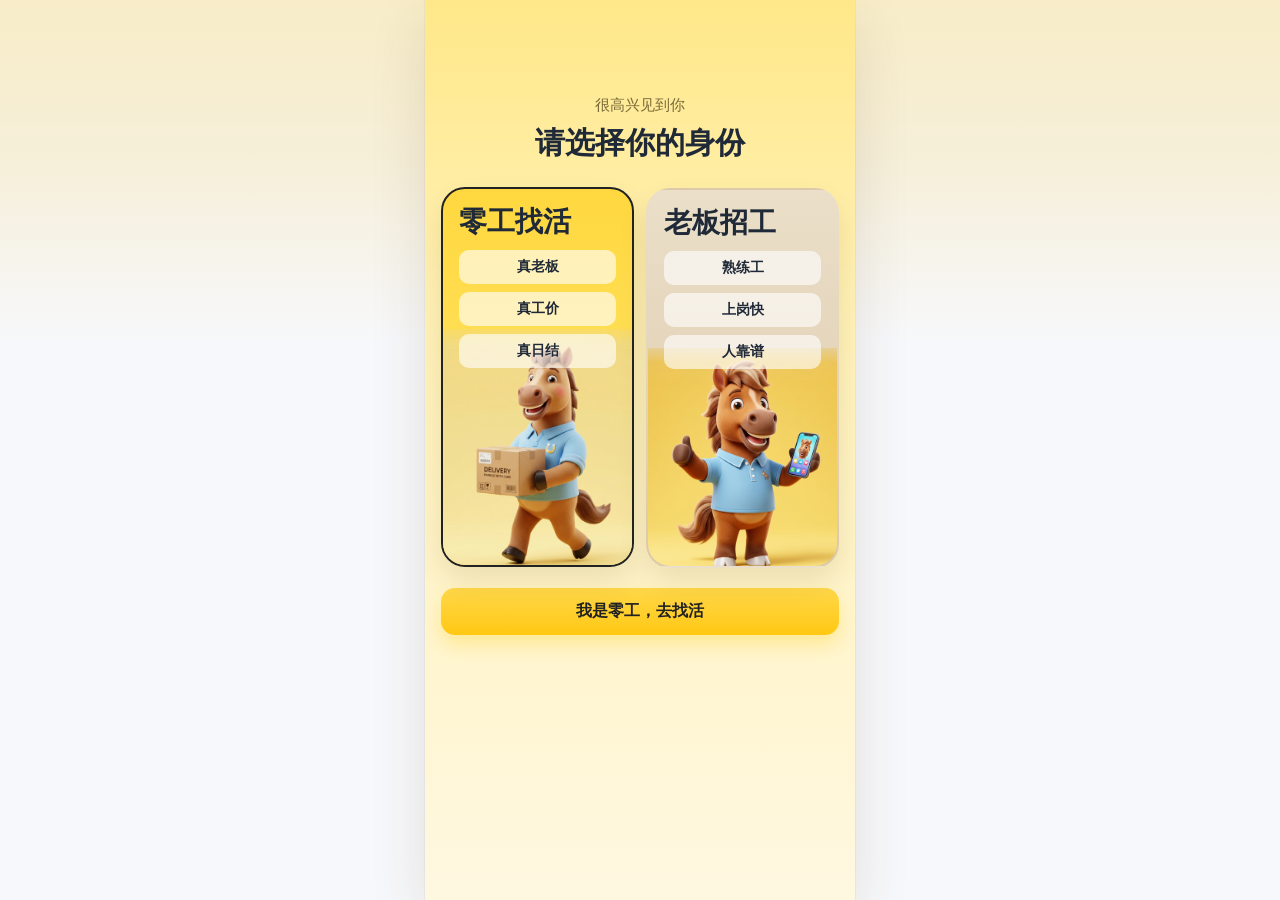
<file: index.html>
<!doctype html>
<html lang="zh-CN">
<head>
  <meta charset="UTF-8" />
  <meta name="viewport" content="width=device-width, initial-scale=1.0, viewport-fit=cover" />
  <title>快马日结 - Web 静态版</title>
  <link rel="stylesheet" href="./styles.css" />
</head>
<body>
<div class="app">
  <!-- 角色选择 -->
  <section id="landing" class="page landing active">
    <div class="header">
      <span class="subtitle">很高兴见到你</span>
      <div class="title">请选择你的身份</div>
    </div>
    <div class="cards">
      <div id="cardWorker" class="card worker-bg active" onclick="selectRole('worker')">
        <h3>零工找活</h3>
        <span class="tag">真老板</span><span class="tag">真工价</span><span class="tag">真日结</span>
        <img class="card-figure worker-figure" src="./static/images/worker.png" alt="worker" />
      </div>
      <div id="cardBoss" class="card boss-bg" onclick="selectRole('boss')">
        <h3>老板招工</h3>
        <span class="tag">熟练工</span><span class="tag">上岗快</span><span class="tag">人靠谱</span>
        <img class="card-figure boss-figure" src="./static/images/boss.png" alt="boss" />
      </div>
    </div>
    <div style="margin-top:20px"><button id="enterBtn" class="btn" onclick="enterRole()">我是零工，去找活</button></div>
  </section>

  <!-- 零工-首页 -->
  <section id="worker" class="page">
    <div class="hero worker">
      <div class="hero-top">
        <div>
          <span class="brand">快马日结</span>
          <h1>找日结 · 上快马</h1>
          <p>真老板 / 真工价 / 真日结</p>
        </div>
        <img class="hero-img" src="./static/images/worker_avatar.png" alt="avatar">
      </div>
      <div class="hero-meta">
        <span class="hero-badge">新人补贴 18 元</span>
        <span class="hero-badge">最快 3 分钟接单</span>
      </div>
      <div class="hero-toolbar">
        <div class="hero-search">🔍 搜索日结岗位 / 附近急招</div>
        <div class="hero-locate">📍 重庆</div>
      </div>
    </div>
    <div class="panel quick-panel">
      <div class="quick-row">
        <div class="quick-pill active">全部岗位</div>
        <div class="quick-pill">附近急招</div>
        <div class="quick-pill">夜班日结</div>
        <div class="quick-pill">包餐包住</div>
      </div>
      <div class="income-banner">
        <div>
          <div class="muted">本周预估收入</div>
          <div class="income-value">¥ 886</div>
        </div>
        <div class="income-side">已上岗 4 天<br><span class="muted">继续冲刺补贴</span></div>
      </div>
    </div>
    <div class="panel">
      <div class="section-title">新人引导</div>
      <div class="grid2">
        <div class="item"><b>接单课堂</b><div class="muted">3 分钟看懂接单流程</div></div>
        <div class="item"><b>补贴活动</b><div class="muted">新人首单奖励 18 元</div></div>
        <div class="item"><b>规则大全</b><div class="muted">零工百宝箱</div></div>
        <div class="item"><b>附近岗位</b><div class="muted">义学路 32 号</div></div>
      </div>
    </div>
    <div class="panel notice-panel">
      <div class="notice-head"><span class="notice-dot"></span><span class="section-title" style="margin:0">平台公告</span></div>
      <div class="muted">谢*超多次私加微信飞单，永久封号；报名后请在 10 分钟内确认接单。</div>
    </div>
    <div class="panel">
      <div class="section-title">推荐岗位</div>
      <div class="featured-job">
        <div class="featured-top"><span class="pill">平台热推</span><span class="featured-distance">两江新区 · 今日 19:00-08:00</span></div>
        <div class="featured-title">快递小件搬运装卸工 + 小件扫描</div>
        <div class="featured-tags"><span class="job-tag">可日结</span><span class="job-tag">夜班</span><span class="job-tag">报满即停</span></div>
        <div class="featured-bottom"><div><span class="price">210</span> <span class="muted">元/天</span></div><button class="grab">立即抢单</button></div>
        <div class="featured-meta"><span>⚡ 10 分钟内确认</span><span>🛡 平台保障</span><span>🚌 附近通勤</span></div>
      </div>
      <div class="job" style="margin-top:14px">
        <div class="job-top"><span>今天 20:00-08:00</span><span>空港 · 5.1km</span></div>
        <div class="job-title">分拣扫描 + 小件集包</div>
        <div class="job-tags"><span class="job-tag">夜班</span><span class="job-tag">可日结</span><span class="job-tag">18-48岁</span></div>
        <div class="job-bottom"><div><span class="price">220</span> <span class="muted">元/天</span></div><button class="grab">抢新单</button></div>
      </div>
      <div class="job">
        <div class="job-top"><span>明天 08:00-18:00</span><span>礼嘉 · 3.2km</span></div>
        <div class="job-title">电商打包 + 贴单复核</div>
        <div class="job-tags"><span class="job-tag">白班</span><span class="job-tag">轻松岗</span><span class="job-tag">包餐</span></div>
        <div class="job-bottom"><div><span class="price">230</span> <span class="muted">元/天</span></div><button class="grab">抢新单</button></div>
      </div>
    </div>
    <div class="panel service-panel">
      <div class="section-title">常用服务</div>
      <div class="service-grid">
        <div class="service-item"><div class="service-icon">💰</div><b>收益中心</b><div class="muted">累计补贴 86 元</div></div>
        <div class="service-item"><div class="service-icon">🎁</div><b>邀工友返现</b><div class="muted">邀请成功最高得 66 元</div></div>
        <div class="service-item"><div class="service-icon">📘</div><b>常见问题</b><div class="muted">迟到、取消、申诉说明</div></div>
        <div class="service-item"><div class="service-icon">📢</div><b>违规公示</b><div class="muted">保障平台公平</div></div>
      </div>
    </div>
    <div class="tabs-bottom"><div class="tabs-inner">
      <div class="tab active">首页</div><div class="tab" onclick="show('workerOrder')">订单</div><div class="tab" onclick="show('workerMsg')">消息</div><div class="tab" onclick="show('workerMine')">我的</div>
    </div></div>
  </section>

  <!-- 零工-订单 -->
  <section id="workerOrder" class="page">
    <div class="sub-hero worker-sub">
      <div class="top-actions"><div class="back" onclick="show('worker')">← 返回首页</div><span class="pill">零工订单</span></div>
      <div class="sub-hero-title">我的订单</div>
      <div class="sub-hero-desc">待确认 1 单 · 进行中 1 单 · 已完成 1 单</div>
      <div class="mini-stats">
        <div class="mini-stat"><b>3</b><span>本周接单</span></div>
        <div class="mini-stat"><b>660</b><span>本周预估收入</span></div>
        <div class="mini-stat"><b>100</b><span>信用分</span></div>
      </div>
    </div>
    <div class="panel">
      <div class="chips">
        <div class="chip active">全部</div><div class="chip">待确认</div><div class="chip">进行中</div><div class="chip">已完成</div><div class="chip">已取消</div>
      </div>
      <div class="panel" style="margin:12px 0 0;padding:10px 12px;background:#fff9db;box-shadow:none">
        <div class="muted" style="color:#8a6a00">报名后请在 10 分钟内确认接单，迟到 / 爽约会影响信用分。</div>
      </div>
      <div class="job">
        <div class="job-top"><span>今天 19:00-08:00</span><span>王家街道 · 6.4km</span></div>
        <div class="job-title">快递小件搬运装卸工 + 小件扫描</div>
        <div class="job-tags"><span class="job-tag">待确认</span><span class="job-tag">12小时</span><span class="job-tag">男</span><span class="job-tag">18-49岁</span></div>
        <div class="job-bottom"><div><span class="price">210</span> <span class="muted">元/天</span></div><button class="grab">确认接单</button></div>
      </div>
      <div class="job">
        <div class="job-top"><span>今天 20:00-08:00</span><span>空港 · 5.1km</span></div>
        <div class="job-title">分拣扫描 + 小件集包</div>
        <div class="job-tags"><span class="job-tag">进行中</span><span class="job-tag">夜班</span><span class="job-tag">可日结</span></div>
        <div class="job-bottom"><div><span class="price">220</span> <span class="muted">元/天</span></div><button class="grab">查看考勤</button></div>
      </div>
      <div class="job">
        <div class="job-top"><span>昨天 08:00-18:00</span><span>礼嘉街道 · 3.2km</span></div>
        <div class="job-title">仓储分拣 + 扫码复核</div>
        <div class="job-tags"><span class="job-tag">已完成</span><span class="job-tag">白班</span><span class="job-tag">18-45岁</span></div>
        <div class="job-bottom"><div><span class="price">230</span> <span class="muted">元/天</span></div><button class="grab">查看详情</button></div>
      </div>
    </div>
    <div class="tabs-bottom"><div class="tabs-inner">
      <div class="tab" onclick="show('worker')">首页</div><div class="tab active">订单</div><div class="tab" onclick="show('workerMsg')">消息</div><div class="tab" onclick="show('workerMine')">我的</div>
    </div></div>
  </section>

  <!-- 零工-消息 -->
  <section id="workerMsg" class="page">
    <div class="sub-hero worker-sub">
      <div class="top-actions"><div class="back" onclick="show('worker')">← 返回首页</div><span class="pill">消息</span></div>
      <div class="sub-hero-title">消息中心</div>
      <div class="sub-hero-desc">1 条待确认订单 · 1 条活动提醒 · 客服在线</div>
    </div>
    <div class="panel">
      <div class="msg unread"><div class="icon orange">🔔</div><div class="msg-body"><div class="msg-head"><b>系统通知</b><span>刚刚</span></div><div class="muted">报名后请在10分钟内确认接单</div></div><i class="msg-dot"></i></div>
      <div class="msg unread"><div class="icon blue">📄</div><div class="msg-body"><div class="msg-head"><b>订单提醒</b><span>3分钟前</span></div><div class="muted">你有 1 条待确认订单</div></div><i class="msg-dot"></i></div>
      <div class="msg"><div class="icon green">💬</div><div class="msg-body"><div class="msg-head"><b>平台客服</b><span>10:26</span></div><div class="muted">有问题随时联系人工客服</div></div></div>
      <div class="msg"><div class="icon orange">🎁</div><div class="msg-body"><div class="msg-head"><b>活动中心</b><span>昨天</span></div><div class="muted">连续上岗 3 天可领额外补贴 30 元</div></div></div>
    </div>
    <div class="tabs-bottom"><div class="tabs-inner">
      <div class="tab" onclick="show('worker')">首页</div><div class="tab" onclick="show('workerOrder')">订单</div><div class="tab active">消息</div><div class="tab" onclick="show('workerMine')">我的</div>
    </div></div>
  </section>

  <!-- 零工-我的 -->
  <section id="workerMine" class="page">
    <div class="sub-hero worker-sub">
      <div class="top-actions"><div class="back" onclick="show('worker')">← 返回首页</div><span class="pill">我的</span></div>
      <div class="profile-row">
        <div>
          <div class="sub-hero-title">用户9431 | 零工</div>
          <div class="sub-hero-desc">信用分 100 · 正常抢单</div>
        </div>
        <button class="grab light">我要招人</button>
      </div>
      <div class="mini-stats">
        <div class="mini-stat"><b>886</b><span>近 7 日收入</span></div>
        <div class="mini-stat"><b>4</b><span>连续上岗</span></div>
        <div class="mini-stat"><b>2</b><span>待领补贴</span></div>
      </div>
    </div>
    <div class="panel">
      <div class="stats">
        <div class="stat"><b>0</b><span class="muted">累计收入</span></div>
        <div class="stat"><b>0%</b><span class="muted">完单率</span></div>
        <div class="stat"><b>0%</b><span class="muted">取消率</span></div>
        <div class="stat"><b>0</b><span class="muted">徽章数</span></div>
      </div>
    </div>
    <div class="panel grid2">
      <div class="item"><b>我的钱包</b><div class="muted">余额 / 奖励金</div></div>
      <div class="item"><b>联系客服</b><div class="muted">7x12 在线</div></div>
      <div class="item"><b>接单课堂</b><div class="muted">提升收入</div></div>
      <div class="item"><b>实名认证</b><div class="muted">提升权益</div></div>
      <div class="item"><b>邀请有礼</b><div class="muted">邀请工友得返现</div></div>
      <div class="item"><b>信用申诉</b><div class="muted">异常扣分可申诉</div></div>
    </div>
    <div class="panel">
      <div class="section-title">平台服务</div>
      <div class="muted">客服电话 400-123-1234 · 工作时间 8:00-18:00</div>
    </div>
    <div class="tabs-bottom"><div class="tabs-inner">
      <div class="tab" onclick="show('worker')">首页</div><div class="tab" onclick="show('workerOrder')">订单</div><div class="tab" onclick="show('workerMsg')">消息</div><div class="tab active">我的</div>
    </div></div>
  </section>

  <!-- 老板-首页 -->
  <section id="boss" class="page">
    <div class="hero boss">
      <div class="hero-top">
        <div>
          <span class="brand">快马日结</span>
          <h1>招临时工</h1>
          <p>像叫网约车一样省心</p>
        </div>
        <img class="hero-img" src="./static/images/boss_hero.png" alt="boss">
      </div>
      <div class="hero-meta">
        <span class="hero-badge">首单减免招聘费</span>
        <span class="hero-badge">平台统一结算</span>
      </div>
      <div class="hero-toolbar">
        <div class="hero-search">🔍 搜索岗位模板 / 常用零工</div>
        <div class="hero-locate">📍 重庆</div>
      </div>
    </div>
    <div class="panel quick-panel">
      <div class="quick-row">
        <div class="quick-pill active">附近零工</div>
        <div class="quick-pill">急招夜班</div>
        <div class="quick-pill">熟手优先</div>
        <div class="quick-pill">批量招人</div>
      </div>
      <div class="income-banner boss-banner">
        <div>
          <div class="muted">今日可约零工</div>
          <div class="income-value">5615 人</div>
        </div>
        <div class="income-side">最快 3 分钟接单<br><span class="muted">像叫车一样招工</span></div>
      </div>
    </div>
    <div class="panel">
      <div class="muted">重庆有 5615 人找工作</div>
      <div style="margin:8px 0 14px;font-size:22px;font-weight:900">点击查看附近零工</div>
      <button class="btn">去发布招工</button>
      <div style="display:flex;gap:8px;margin-top:12px;flex-wrap:wrap"><span class="pill">首单免招聘费</span><span class="pill">最快 3 分钟接单</span><span class="pill">平台结算</span></div>
      <div class="featured-job boss-featured" style="margin-top:14px">
        <div class="featured-top"><span class="pill">转化最高</span><span class="featured-distance">夜班装卸 · 渝北仓</span></div>
        <div class="featured-title">12 人夜班装卸分拣，熟手优先，报满即止</div>
        <div class="featured-tags"><span class="job-tag">需求 12 人</span><span class="job-tag">已报名 8</span><span class="job-tag">待补 4 人</span></div>
        <div class="featured-bottom"><div><span class="price">1368</span> <span class="muted">元/单</span></div><button class="grab">继续招人</button></div>
        <div class="featured-meta"><span>⚡ 快速补人</span><span>🧾 平台结算</span><span>⭐ 优先曝光</span></div>
      </div>
    </div>
    <div class="panel">
      <div class="section-title">招工流程</div>
      <div class="grid2">
        <div class="item"><b>1 发布招工</b><div class="muted">填写班次、人数、报酬</div></div>
        <div class="item"><b>2 零工接单</b><div class="muted">平台智能推荐附近熟手</div></div>
        <div class="item"><b>3 到岗干活</b><div class="muted">排班透明，实时掌握出勤</div></div>
        <div class="item"><b>4 平台结算</b><div class="muted">减少扯皮，降低管理成本</div></div>
      </div>
    </div>
    <div class="panel service-panel">
      <div class="section-title">核心能力</div>
      <div class="service-grid">
        <div class="service-item"><div class="service-icon">⚡</div><b>到岗快</b><div class="muted">最快 3 分钟接单</div></div>
        <div class="service-item"><div class="service-icon">🧰</div><b>熟练工</b><div class="muted">多行业覆盖</div></div>
        <div class="service-item"><div class="service-icon">🛡️</div><b>人靠谱</b><div class="muted">实名 + 信用分</div></div>
        <div class="service-item"><div class="service-icon">💸</div><b>更省钱</b><div class="muted">成本更优</div></div>
      </div>
    </div>
    <div class="panel">
      <div class="section-title">同行评价</div>
      <div class="muted">“9 月份缺工试用了下，来的基本都是熟手，也不偷懒，以后会一直在这里招临时工。”</div>
      <div style="margin-top:8px;font-weight:700">李总 · 深圳某塑料制品厂</div>
    </div>
    <div class="panel">
      <div class="section-title">平台保障</div>
      <div class="grid2">
        <div class="item"><b>实名接单</b><div class="muted">降低用工风险，减少临时放鸽子</div></div>
        <div class="item"><b>平台结算</b><div class="muted">完工后统一结算，少扯皮</div></div>
        <div class="item"><b>在线客服</b><div class="muted">招工过程中随时协助处理问题</div></div>
        <div class="item"><b>招工建议</b><div class="muted">帮助优化岗位文案，提高接单率</div></div>
      </div>
    </div>
    <div class="panel notice-panel">
      <div class="notice-head"><span class="notice-dot"></span><span class="section-title" style="margin:0">招工提醒</span></div>
      <div class="muted">岗位标题写清楚班次、人数、报酬，通常能提升 20% 以上报名率。</div>
    </div>
    <div class="tabs-bottom"><div class="tabs-inner">
      <div class="tab active">首页</div><div class="tab" onclick="show('bossOrder')">日结订单</div><div class="tab" onclick="show('bossMsg')">消息</div><div class="tab" onclick="show('bossMine')">我的</div>
    </div></div>
  </section>

  <!-- 老板-订单 -->
  <section id="bossOrder" class="page">
    <div class="sub-hero boss-sub">
      <div class="top-actions"><div class="back" onclick="show('boss')">← 返回首页</div><span class="pill">招工订单</span></div>
      <div class="sub-hero-title">招工订单</div>
      <div class="sub-hero-desc">进行中 2 单 · 待结算 1 单 · 待开工 1 单</div>
      <div class="mini-stats">
        <div class="mini-stat"><b>28</b><span>累计报名</span></div>
        <div class="mini-stat"><b>11</b><span>今日到岗</span></div>
        <div class="mini-stat"><b>92%</b><span>履约率</span></div>
      </div>
    </div>
    <div class="panel">
      <div class="chips">
        <div class="chip active">全部</div><div class="chip">待开工</div><div class="chip">进行中</div><div class="chip">待结算</div><div class="chip">已完成</div>
      </div>
      <div class="panel" style="margin:12px 0 0;padding:10px 12px;background:#fff9db;box-shadow:none">
        <div class="muted" style="color:#8a6a00">请勿交换微信和手机号，零工完工后请及时确认并走平台结算。</div>
      </div>
      <div class="job">
        <div class="job-top"><span>今天 19:00-08:00</span><span>渝北 · 需求 12 人</span></div>
        <div class="job-title">装卸 + 分拣（夜班）</div>
        <div class="job-tags"><span class="job-tag">已报名 8</span><span class="job-tag">已到岗 5</span><span class="job-tag">待结算</span></div>
        <div class="job-bottom"><div><span class="price">1368</span> <span class="muted">元/单（6天）</span></div><button class="grab">排班管理</button></div>
      </div>
      <div class="job">
        <div class="job-top"><span>明天 09:00-18:00</span><span>北碚 · 需求 6 人</span></div>
        <div class="job-title">电商打包 + 贴单</div>
        <div class="job-tags"><span class="job-tag">已报名 4</span><span class="job-tag">待开工</span></div>
        <div class="job-bottom"><div><span class="price">220</span> <span class="muted">元/天</span></div><button class="grab">查看详情</button></div>
      </div>
      <div class="job">
        <div class="job-top"><span>后天 08:00-20:00</span><span>沙坪坝 · 需求 10 人</span></div>
        <div class="job-title">仓储理货 + 扫码出库</div>
        <div class="job-tags"><span class="job-tag">已报名 11</span><span class="job-tag">超招提醒</span><span class="job-tag">待筛选</span></div>
        <div class="job-bottom"><div><span class="price">240</span> <span class="muted">元/天</span></div><button class="grab">筛选名单</button></div>
      </div>
    </div>
    <div class="tabs-bottom"><div class="tabs-inner">
      <div class="tab" onclick="show('boss')">首页</div><div class="tab active">日结订单</div><div class="tab" onclick="show('bossMsg')">消息</div><div class="tab" onclick="show('bossMine')">我的</div>
    </div></div>
  </section>

  <!-- 老板-消息 -->
  <section id="bossMsg" class="page">
    <div class="sub-hero boss-sub">
      <div class="top-actions"><div class="back" onclick="show('boss')">← 返回首页</div><span class="pill">消息</span></div>
      <div class="sub-hero-title">消息中心</div>
      <div class="sub-hero-desc">2 位零工报名 · 1 条系统提醒 · 客服回访中</div>
    </div>
    <div class="panel">
      <div class="msg unread"><div class="icon orange">🔔</div><div class="msg-body"><div class="msg-head"><b>系统通知</b><span>刚刚</span></div><div class="muted">请勿私下交易，平台全程留痕保障</div></div><i class="msg-dot"></i></div>
      <div class="msg unread"><div class="icon blue">📢</div><div class="msg-body"><div class="msg-head"><b>招工建议</b><span>5分钟前</span></div><div class="muted">设置常用问题可提升接单速度</div></div><i class="msg-dot"></i></div>
      <div class="msg"><div class="icon green">👷</div><div class="msg-body"><div class="msg-head"><b>报名动态</b><span>11:20</span></div><div class="muted">有 2 位零工申请你的岗位</div></div></div>
      <div class="msg"><div class="icon orange">💬</div><div class="msg-body"><div class="msg-head"><b>客服回访</b><span>昨天</span></div><div class="muted">你的“夜班装卸工”岗位转化率较高，可考虑继续加量。</div></div></div>
    </div>
    <div class="tabs-bottom"><div class="tabs-inner">
      <div class="tab" onclick="show('boss')">首页</div><div class="tab" onclick="show('bossOrder')">日结订单</div><div class="tab active">消息</div><div class="tab" onclick="show('bossMine')">我的</div>
    </div></div>
  </section>

  <!-- 老板-我的 -->
  <section id="bossMine" class="page">
    <div class="sub-hero boss-sub">
      <div class="top-actions"><div class="back" onclick="show('boss')">← 返回首页</div><span class="pill">我的</span></div>
      <div class="profile-row">
        <div>
          <div class="sub-hero-title">用户9431 | 老板</div>
          <div class="sub-hero-desc">诚意分 30 · 一星雇主</div>
        </div>
        <button class="grab light">我要找工作</button>
      </div>
      <div class="mini-stats">
        <div class="mini-stat"><b>12</b><span>累计招工单</span></div>
        <div class="mini-stat"><b>8</b><span>常用零工</span></div>
        <div class="mini-stat"><b>98%</b><span>结算及时率</span></div>
      </div>
    </div>
    <div class="panel">
      <div class="stats">
        <div class="stat"><b>0</b><span class="muted">完单数</span></div>
        <div class="stat"><b>0%</b><span class="muted">24h结算率</span></div>
        <div class="stat"><b>0%</b><span class="muted">好评率</span></div>
        <div class="stat"><b>0</b><span class="muted">累计支付</span></div>
      </div>
    </div>
    <div class="panel grid2">
      <div class="item"><b>人才库</b><div class="muted">沉淀可复用工人</div></div>
      <div class="item"><b>企业认证</b><div class="muted">提升曝光与信任</div></div>
      <div class="item"><b>联系客服</b><div class="muted">专属招工经理</div></div>
      <div class="item"><b>招工地址</b><div class="muted">多地址管理</div></div>
      <div class="item"><b>积分中心</b><div class="muted">购买曝光、提升转化</div></div>
      <div class="item"><b>费用明细</b><div class="muted">招聘费 / 报酬支付明细</div></div>
    </div>
    <div class="panel">
      <div class="section-title">企业服务</div>
      <div class="muted">客服电话 400-188-6610 · 工作时间 9:00-18:00</div>
    </div>
    <div class="tabs-bottom"><div class="tabs-inner">
      <div class="tab" onclick="show('boss')">首页</div><div class="tab" onclick="show('bossOrder')">日结订单</div><div class="tab" onclick="show('bossMsg')">消息</div><div class="tab active">我的</div>
    </div></div>
  </section>
</div>

<script src="./app.js"></script>
</body>
</html>
</file>
<file: styles.css>
:root{
      --bg:#fff7db;--card:#fff;--text:#1f2937;--muted:#6b7280;--brand:#ffcf2d;--accent:#ff7a00;--line:#ece7d9;
      --ok:#16a34a;--warn:#f59e0b;--danger:#ef4444;--boss-bg:#fff2df;
    }
    *{box-sizing:border-box}
    html{background:#f4ead2}
    body{margin:0;font-family:-apple-system,BlinkMacSystemFont,"Segoe UI",Roboto,"PingFang SC","Microsoft YaHei",Arial;background:linear-gradient(180deg,#f8edc8 0%,#f6efd9 18%,#f7f8fb 38%,#f7f8fb 100%);color:var(--text)}
    .app{max-width:430px;margin:0 auto;min-height:100vh;background:linear-gradient(180deg,#fff0a6 0,#fff4c1 120px,#f7f8fb 260px,#f7f8fb 100%);box-shadow:0 0 0 1px rgba(0,0,0,.03),0 18px 54px rgba(78,53,0,.12);position:relative;overflow:hidden}
    .page{display:none;min-height:100vh;padding:8px 0 92px}
    .page.active{display:block}
    .hero{padding:12px 16px 22px;border-bottom-left-radius:26px;border-bottom-right-radius:26px;position:relative;overflow:hidden}
    .hero:before{content:"";position:absolute;right:-30px;top:-24px;width:160px;height:160px;border-radius:50%;background:rgba(255,255,255,.28)}
    .hero:after{content:"";position:absolute;left:-48px;bottom:-52px;width:180px;height:180px;border-radius:50%;background:rgba(255,255,255,.18)}
    .hero.worker{background:linear-gradient(180deg,#ffd63e 0%,#ffe372 52%,#fff0aa 100%)}
    .hero.boss{background:linear-gradient(180deg,#ffcb83 0%,#ffe0b2 50%,#fff1db 100%)}
    .brand{display:inline-block;background:rgba(255,255,255,.72);padding:5px 12px;border-radius:999px;font-size:12px;font-weight:800;color:#7a5400}
    .hero h1{margin:12px 0 6px;font-size:30px;line-height:1.12;font-weight:900;letter-spacing:.2px}
    .hero p{margin:0;color:#6b4d00;font-size:13px;font-weight:600}
    .hero-top{display:flex;justify-content:space-between;align-items:flex-start;gap:12px;position:relative;z-index:1}
    .hero-img{width:122px;height:122px;object-fit:contain;filter:drop-shadow(0 10px 18px rgba(0,0,0,.12))}
    .hero-meta{display:flex;gap:8px;flex-wrap:wrap;margin-top:14px;position:relative;z-index:1}
    .hero-badge{display:inline-flex;align-items:center;gap:6px;padding:7px 11px;border-radius:999px;background:rgba(255,255,255,.68);color:#6f4d00;font-size:12px;font-weight:800;border:1px solid rgba(255,255,255,.45)}
    .hero-toolbar{display:flex;gap:10px;align-items:center;margin-top:14px;position:relative;z-index:1}
    .hero-search{flex:1;background:rgba(255,255,255,.78);border:1px solid rgba(255,255,255,.48);border-radius:999px;padding:10px 14px;font-size:13px;color:#7a6020;font-weight:700;box-shadow:inset 0 1px 0 rgba(255,255,255,.4)}
    .hero-locate{white-space:nowrap;background:rgba(17,24,39,.08);border-radius:999px;padding:10px 12px;font-size:12px;color:#5b4d2e;font-weight:800}
    .sub-hero{margin:12px 12px 0;border-radius:22px;padding:14px 14px 18px;box-shadow:0 10px 24px rgba(16,24,40,.08);position:relative;overflow:hidden}
    .sub-hero:before{content:"";position:absolute;right:-30px;top:-30px;width:120px;height:120px;border-radius:50%;background:rgba(255,255,255,.28)}
    .sub-hero:after{content:"";position:absolute;left:14px;top:0;width:52px;height:4px;border-radius:999px;background:rgba(17,24,39,.18)}
    .worker-sub{background:linear-gradient(180deg,#ffe78c 0%,#fff1c0 100%)}
    .boss-sub{background:linear-gradient(180deg,#ffd7ac 0%,#fff0db 100%)}
    .sub-hero-title{font-size:22px;font-weight:900;line-height:1.15;color:#111827;margin-top:4px;position:relative;z-index:1}
    .sub-hero-desc{font-size:13px;line-height:1.5;color:#6b5b37;margin-top:6px;position:relative;z-index:1}
    .mini-stats{display:grid;grid-template-columns:repeat(3,1fr);gap:8px;margin-top:14px;position:relative;z-index:1}
    .mini-stat{background:rgba(255,255,255,.52);border:1px solid rgba(255,255,255,.42);border-radius:14px;padding:10px 8px;text-align:center;backdrop-filter:blur(4px)}
    .mini-stat b{display:block;font-size:18px;line-height:1.1;margin-bottom:4px}
    .mini-stat span{font-size:11px;color:#6b5b37}
    .profile-row{display:flex;justify-content:space-between;align-items:center;gap:12px;position:relative;z-index:1}

    .panel{background:var(--card);margin:12px;border-radius:18px;padding:15px 14px;box-shadow:0 8px 24px rgba(16,24,40,.08);border:1px solid rgba(255,215,92,.24);position:relative;overflow:hidden}
    .panel:before{content:"";position:absolute;left:14px;top:0;width:44px;height:4px;border-radius:999px;background:linear-gradient(90deg,#ffd447 0%,rgba(255,212,71,0) 100%)}
    .quick-panel{padding:12px}
    .quick-row{display:flex;gap:8px;overflow:auto;padding-bottom:4px}
    .quick-pill{white-space:nowrap;padding:9px 12px;border-radius:999px;background:#fff8df;border:1px solid #f3e4b4;color:#6f5a1f;font-size:12px;font-weight:800}
    .quick-pill.active{background:linear-gradient(180deg,#ffe37a 0%,#ffd447 100%);color:#3b2d00;border-color:#ffd447}
    .income-banner{margin-top:12px;border-radius:16px;padding:14px;background:linear-gradient(135deg,#232e3a 0%,#0f172a 100%);color:#fff;display:flex;justify-content:space-between;gap:12px;align-items:center}
    .income-banner .muted{color:rgba(255,255,255,.72)}
    .income-value{font-size:28px;font-weight:900;line-height:1.1;margin-top:4px}
    .income-side{font-size:13px;line-height:1.55;text-align:right}
    .boss-banner{background:linear-gradient(135deg,#b36b12 0%,#8c4a00 100%)}
    .section-title{margin:0 0 12px;font-size:16px;font-weight:900;color:#111827}
    .notice-panel{background:linear-gradient(180deg,#fff8dd 0%,#fff3cc 100%)}
    .notice-head{display:flex;align-items:center;gap:8px;margin-bottom:8px}
    .notice-dot{width:10px;height:10px;border-radius:50%;background:linear-gradient(180deg,#ffb800 0%,#ff8a00 100%);box-shadow:0 0 0 4px rgba(255,184,0,.14)}
    .muted{color:var(--muted);font-size:13px;line-height:1.45}

    .tabs-bottom{position:fixed;left:0;right:0;bottom:0;background:rgba(255,255,255,.96);backdrop-filter:blur(10px);border-top:1px solid rgba(17,24,39,.06);display:flex;justify-content:center;z-index:50;box-shadow:0 -8px 24px rgba(15,23,42,.06)}
    .tabs-inner{max-width:430px;width:100%;display:flex;padding-bottom:max(env(safe-area-inset-bottom),8px)}
    .tab{flex:1;text-align:center;padding:8px 4px 10px;font-size:12px;color:#6b7280;cursor:pointer;user-select:none;display:flex;flex-direction:column;align-items:center;justify-content:center;gap:3px;line-height:1;position:relative;transition:color .18s ease,transform .18s ease}
    .tab.active{color:#111827;font-weight:800;transform:translateY(-1px)}
    .tab.active:before{content:"";position:absolute;top:4px;left:50%;transform:translateX(-50%);width:26px;height:4px;border-radius:999px;background:linear-gradient(90deg,#ffd447 0%,#ffb300 100%);box-shadow:0 4px 10px rgba(255,196,58,.28)}
    .tab-icon{font-size:17px;line-height:1}
    .tab-label{font-size:12px;line-height:1.1}
    .tab-special{width:30px;height:30px;border-radius:50%;background:linear-gradient(180deg,#202833 0%,#0f172a 100%);color:#fff;display:flex;flex-direction:column;align-items:center;justify-content:center;line-height:1;box-shadow:0 8px 18px rgba(15,23,42,.26)}
    .tab-special span{font-size:11px;font-weight:900;margin-top:1px}
    .tab-special small{font-size:8px;opacity:.95;transform:scale(.92);margin-top:-1px}
    .tab.active .tab-special{background:linear-gradient(180deg,#111827 0%,#000 100%)}

    .grid2{display:grid;grid-template-columns:1fr 1fr;gap:10px}
    .item{background:linear-gradient(180deg,#fffdfa 0%,#fff8ec 100%);border:1px solid #f3ead0;border-radius:14px;padding:12px 10px}
    .item b{display:block;margin-bottom:6px;font-size:14px}
    .service-panel{padding-bottom:10px}
    .service-grid{display:grid;grid-template-columns:1fr 1fr;gap:10px}
    .service-item{background:linear-gradient(180deg,#fffdfa 0%,#fff7e8 100%);border:1px solid #f3ead0;border-radius:16px;padding:12px 10px;min-height:108px;transition:transform .18s ease,box-shadow .18s ease,border-color .18s ease}
    .service-item:hover{transform:translateY(-2px);box-shadow:0 14px 26px rgba(255,196,58,.14);border-color:#efd99f}
    .service-item:active{transform:translateY(0) scale(.985)}
    .service-item b{display:block;margin:8px 0 6px;font-size:14px}
    .service-icon{width:34px;height:34px;border-radius:12px;display:grid;place-items:center;background:linear-gradient(180deg,#ffe38a 0%,#ffd34f 100%);box-shadow:0 8px 16px rgba(255,204,0,.18);font-size:17px}
    .pill{display:inline-block;padding:4px 9px;border-radius:999px;font-size:11px;background:#fff6cf;color:#7a5a00;border:1px solid #ffe07e;font-weight:700}
    .btn{width:100%;border:none;border-radius:14px;background:linear-gradient(180deg,#ffd84a 0%,#ffc813 100%);color:#222;font-size:16px;font-weight:800;padding:13px 14px;cursor:pointer;box-shadow:0 10px 18px rgba(255,204,0,.28)}

    /* landing */
    .landing{background:linear-gradient(180deg,#ffe889 0%,#fff1b6 34%,#fff8e1 100%);padding:24px 16px}
    .header{text-align:center;margin-top:8vh;margin-bottom:24px}
    .subtitle{display:block;color:#7a6a38;font-size:15px;margin-bottom:8px}
    .title{font-size:30px;font-weight:900}
    .cards{display:flex;gap:12px}
    .card{flex:1;border-radius:24px;padding:18px 16px;position:relative;min-height:380px;border:2px solid transparent;cursor:pointer;box-shadow:0 14px 28px rgba(95,71,0,.12);overflow:hidden}
    .card.active{border-color:#222;transform:translateY(-1px)}
    .card h3{margin:0 0 14px;font-size:28px;line-height:1.05;position:relative;z-index:2}
    .tag{display:block;background:rgba(255,255,255,.62);padding:8px 8px;border-radius:10px;margin-bottom:8px;text-align:center;font-size:14px;font-weight:700;position:relative;z-index:2}
    .worker-bg{background:linear-gradient(180deg,#ffd83f 0%,#ffe770 100%)}.boss-bg{background:linear-gradient(180deg,#ebdfc9 0%,#dcc9aa 100%)}
    .card-figure{position:absolute;left:50%;bottom:-18px;transform:translateX(-50%);width:146%;max-width:252px;object-fit:cover;clip-path:inset(10px 10px 0 10px round 20px);-webkit-mask-image:linear-gradient(to top,rgba(0,0,0,1) 82%,rgba(0,0,0,.92) 90%,rgba(0,0,0,0) 100%);mask-image:linear-gradient(to top,rgba(0,0,0,1) 82%,rgba(0,0,0,.92) 90%,rgba(0,0,0,0) 100%)}
    .worker-figure{width:152%;max-width:264px;object-position:center 18%;left:52%}
    .boss-figure{width:142%;max-width:246px;object-position:center 12%;left:50%}

    /* worker order */
    .chips{display:flex;gap:8px;overflow:auto;padding-bottom:2px}
    .chip{white-space:nowrap;background:#f7f4eb;border:1px solid #efe4c8;color:#6b5b37;padding:8px 12px;border-radius:999px;font-size:12px;font-weight:700}
    .chip.active{background:#fff;border-color:#ffd95c;color:#8a6100;box-shadow:0 4px 10px rgba(255,217,92,.18)}
    .featured-job{margin-top:10px;border-radius:18px;padding:14px;background:linear-gradient(135deg,#2a3440 0%,#101827 100%);color:#fff;box-shadow:0 16px 28px rgba(15,23,42,.18)}
    .featured-top{display:flex;justify-content:space-between;gap:8px;align-items:center}
    .featured-distance{font-size:12px;color:rgba(255,255,255,.72)}
    .featured-title{margin:12px 0 10px;font-size:19px;line-height:1.35;font-weight:900;letter-spacing:.2px;text-shadow:0 2px 10px rgba(0,0,0,.14)}
    .featured-tags{display:flex;flex-wrap:wrap;gap:6px}
    .featured-tags .job-tag{background:rgba(255,255,255,.08);border-color:rgba(255,255,255,.1);color:#fff7db}
    .featured-bottom{display:flex;justify-content:space-between;align-items:center;margin-top:14px}
    .featured-meta{display:flex;flex-wrap:wrap;gap:8px;margin-top:12px;font-size:12px;color:rgba(255,255,255,.78)}
    .featured-meta span{padding:5px 8px;border-radius:999px;background:rgba(255,255,255,.08);border:1px solid rgba(255,255,255,.08)}
    .boss-featured{background:linear-gradient(135deg,#a35f00 0%,#6b3d00 100%)}
    .job{border:1px solid #f1e8d4;border-radius:16px;padding:13px 12px;margin-top:10px;background:linear-gradient(180deg,#fffdfa 0%,#fff9ef 100%);box-shadow:0 6px 18px rgba(17,24,39,.04)}
    .job-top{display:flex;justify-content:space-between;gap:8px;font-size:13px;color:#4b5563}
    .job-top span:last-child{position:relative;padding-left:10px}
    .job-top span:last-child:before{content:"";position:absolute;left:0;top:50%;width:5px;height:5px;border-radius:50%;background:#ffb300;transform:translateY(-50%)}
    .job-title{font-weight:800;margin:8px 0;font-size:15px;line-height:1.35}
    .job-tags{display:flex;flex-wrap:wrap;gap:6px}
    .job-tag{font-size:11px;background:#fff;border:1px solid #f0e5ca;padding:4px 8px;border-radius:999px;color:#6b5b37;font-weight:600}
    .job-bottom{display:flex;justify-content:space-between;align-items:center;margin-top:12px}
    .price{color:#f97316;font-weight:900;font-size:26px}
    .featured-job .price{color:#fff}
    .grab{background:linear-gradient(180deg,#202833 0%,#0f172a 100%);color:#fff;border:none;border-radius:999px;padding:9px 14px;font-size:12px;font-weight:700;box-shadow:0 8px 16px rgba(15,23,42,.16)}
    .grab.light{background:linear-gradient(180deg,#ffd84a 0%,#ffc813 100%);color:#2a2200;box-shadow:0 10px 18px rgba(255,204,0,.22)}

    /* message list */
    .msg{display:flex;align-items:center;gap:12px;padding:14px 0;border-bottom:1px solid var(--line)}
    .msg:last-child{border-bottom:none;padding-bottom:2px}
    .msg-body{flex:1;min-width:0}
    .msg-head{display:flex;justify-content:space-between;align-items:center;gap:8px;margin-bottom:4px}
    .msg-head span{font-size:12px;color:#9ca3af;white-space:nowrap}
    .msg.unread .msg-head b{color:#111827}
    .msg-dot{width:8px;height:8px;border-radius:999px;background:#ff7a45;display:block;box-shadow:0 0 0 4px rgba(255,122,69,.12)}
    .icon{width:44px;height:44px;border-radius:14px;display:grid;place-items:center;color:#fff;font-weight:700;box-shadow:0 8px 18px rgba(0,0,0,.08)}
    .icon.orange{background:linear-gradient(180deg,#fbbf24 0%,#f59e0b 100%)}.icon.blue{background:linear-gradient(180deg,#60a5fa 0%,#2563eb 100%)}.icon.green{background:linear-gradient(180deg,#4ade80 0%,#16a34a 100%)}

    /* mine */
    .stats{display:grid;grid-template-columns:repeat(4,1fr);gap:8px}
    .stat{background:linear-gradient(180deg,#fffdfa 0%,#fff8eb 100%);border:1px solid #f1e7d1;border-radius:14px;padding:11px 8px;text-align:center}
    .stat b{display:block;font-size:18px;margin-bottom:4px}

    .top-actions{display:flex;justify-content:space-between;align-items:center;margin-bottom:12px}
    .back{font-size:13px;color:#374151;cursor:pointer;font-weight:700}
</file>
